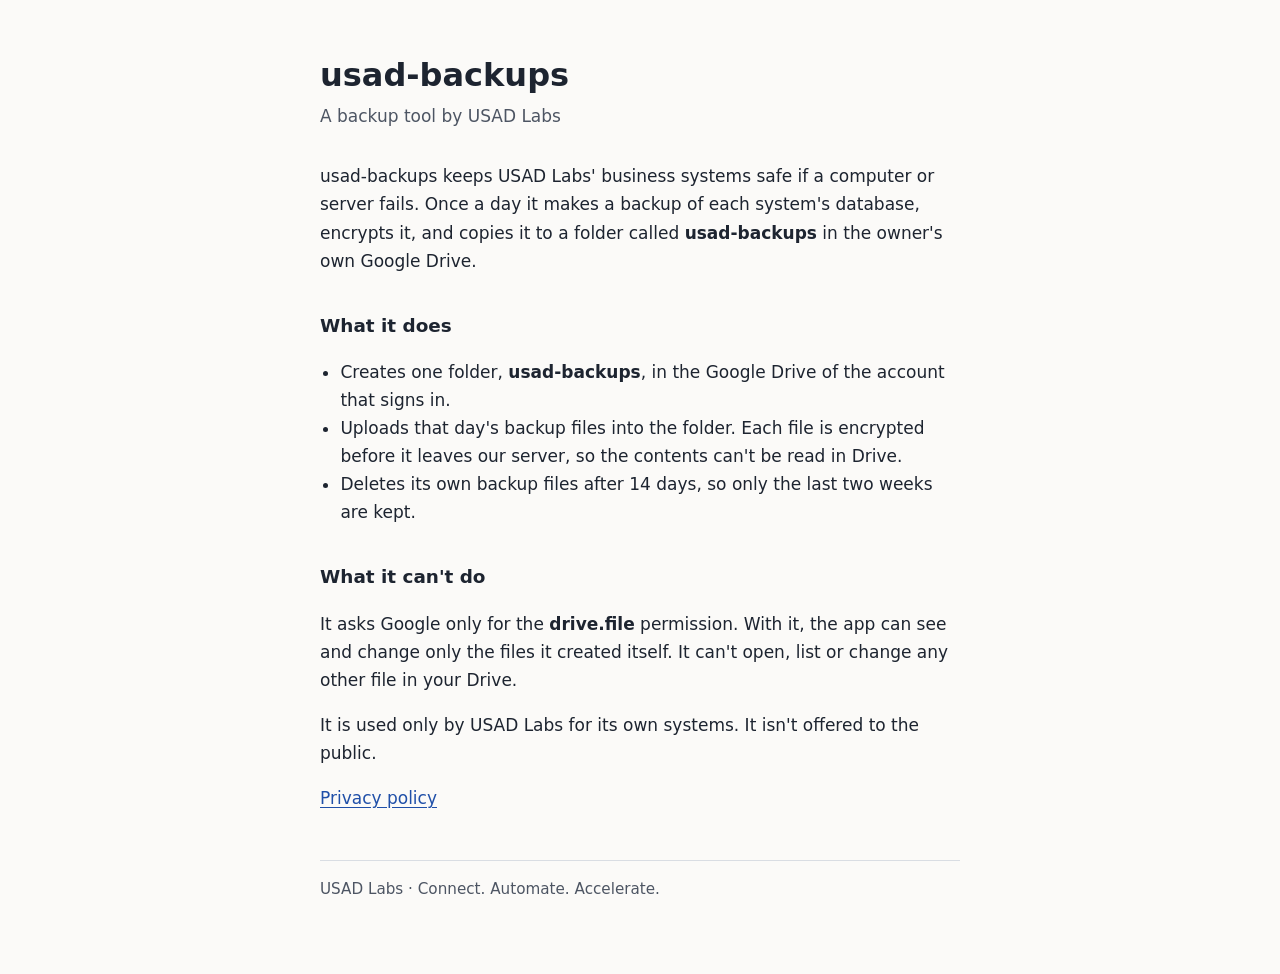
<file: index.html>
<!doctype html>
<html lang="en">
<head>
<meta charset="utf-8">
<meta name="viewport" content="width=device-width, initial-scale=1">
<title>usad-backups · USAD Labs</title>
<meta name="description" content="usad-backups copies encrypted daily backups of USAD Labs' business systems to the owner's Google Drive.">
<link rel="stylesheet" href="style.css">
</head>
<body>
<main>
  <h1>usad-backups</h1>
  <p class="meta">A backup tool by USAD Labs</p>

  <p>usad-backups keeps USAD Labs' business systems safe if a computer or server fails. Once a day it makes a backup of each system's database, encrypts it, and copies it to a folder called <b>usad-backups</b> in the owner's own Google Drive.</p>

  <h2>What it does</h2>
  <ul>
    <li>Creates one folder, <b>usad-backups</b>, in the Google Drive of the account that signs in.</li>
    <li>Uploads that day's backup files into the folder. Each file is encrypted before it leaves our server, so the contents can't be read in Drive.</li>
    <li>Deletes its own backup files after 14 days, so only the last two weeks are kept.</li>
  </ul>

  <h2>What it can't do</h2>
  <p>It asks Google only for the <b>drive.file</b> permission. With it, the app can see and change only the files it created itself. It can't open, list or change any other file in your Drive.</p>

  <p>It is used only by USAD Labs for its own systems. It isn't offered to the public.</p>

  <p><a href="privacy.html">Privacy policy</a></p>

  <footer>USAD Labs · Connect. Automate. Accelerate.</footer>
</main>
</body>
</html>
</file>
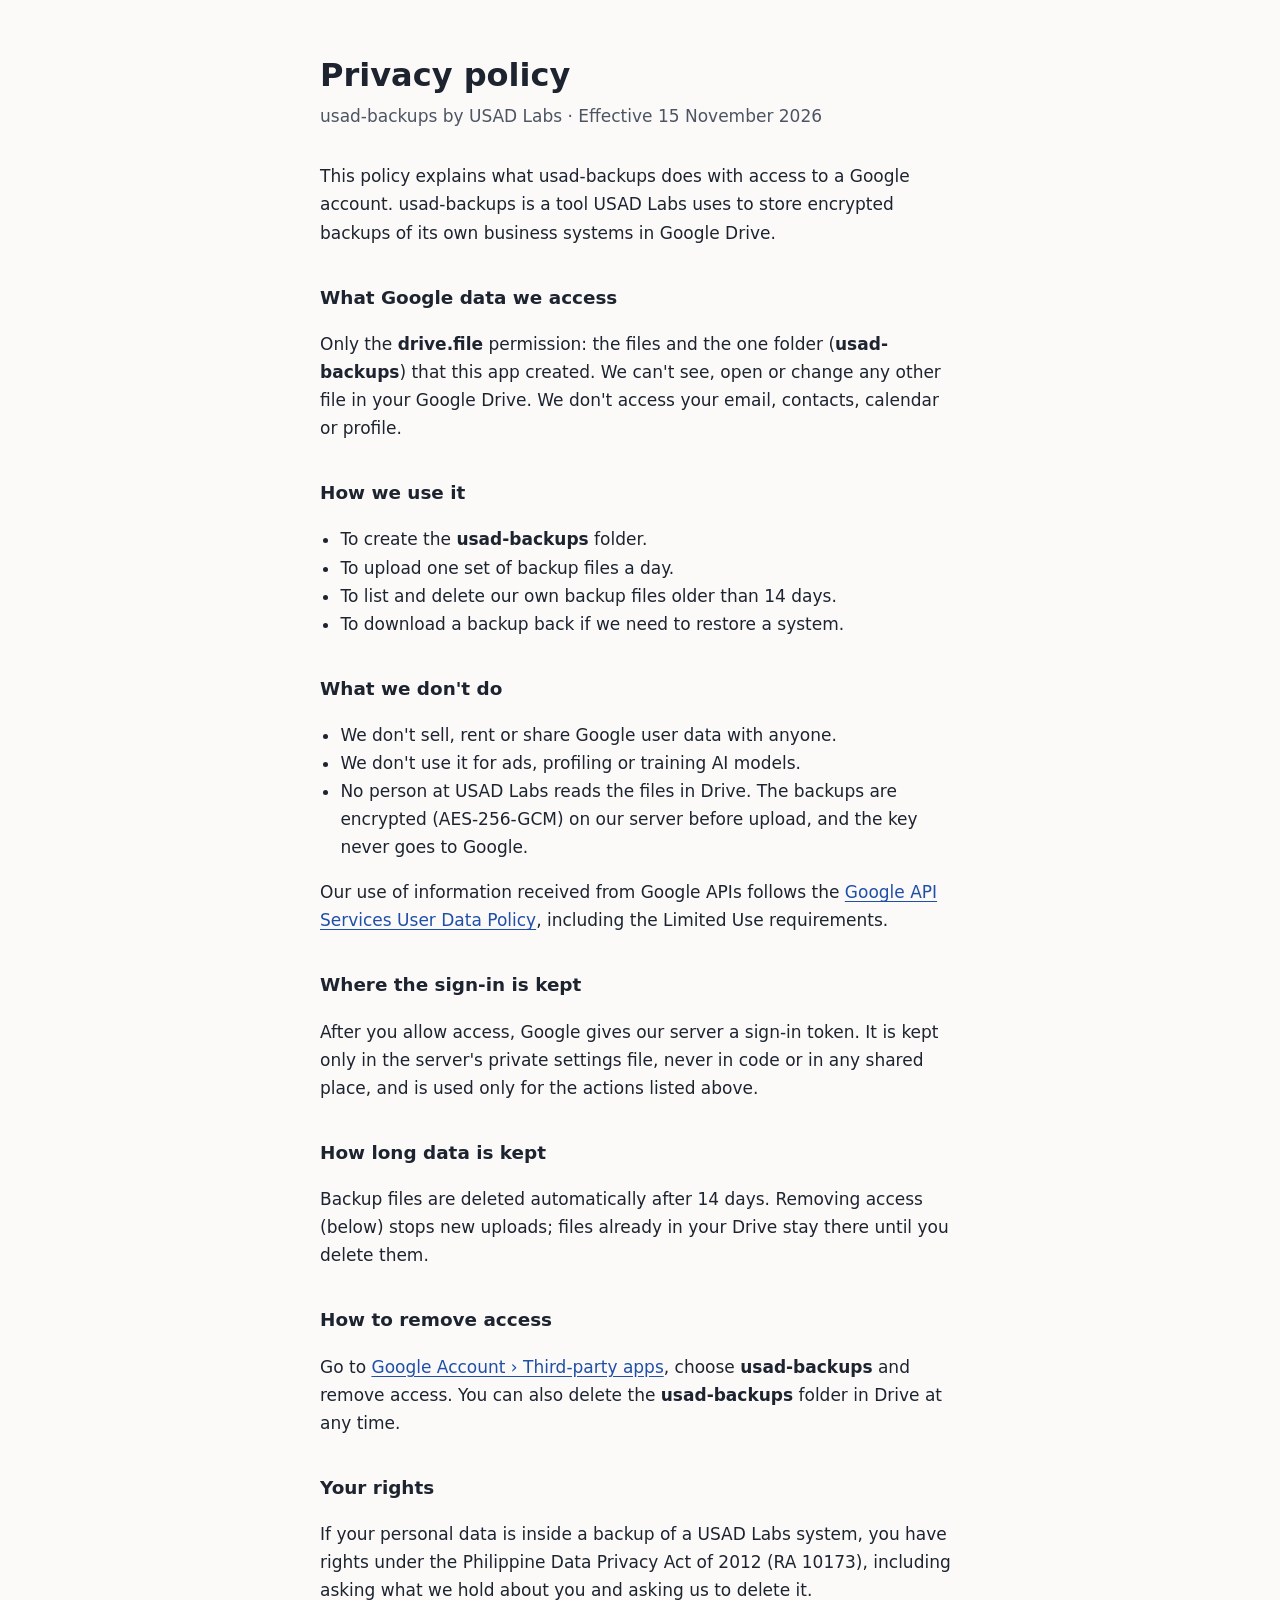
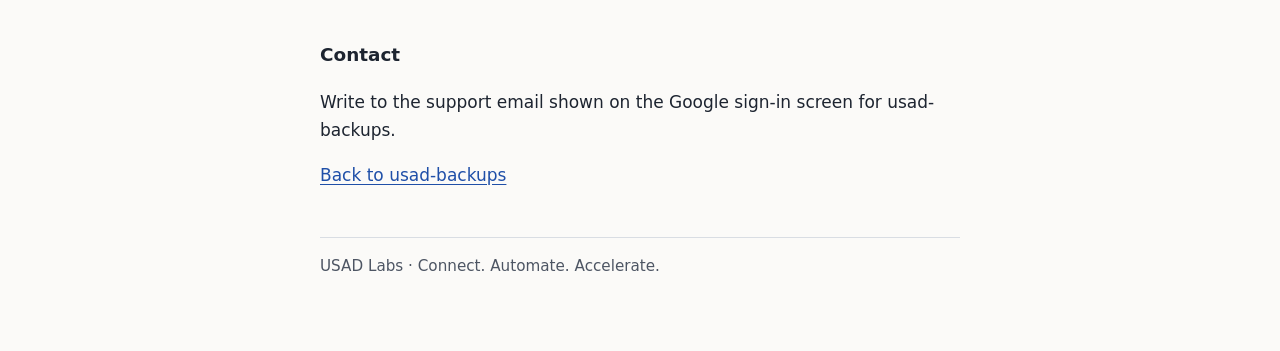
<file: privacy.html>
<!doctype html>
<html lang="en">
<head>
<meta charset="utf-8">
<meta name="viewport" content="width=device-width, initial-scale=1">
<title>Privacy policy · usad-backups</title>
<meta name="description" content="How usad-backups uses Google Drive access: only its own encrypted backup files.">
<link rel="stylesheet" href="style.css">
</head>
<body>
<main>
  <h1>Privacy policy</h1>
  <p class="meta">usad-backups by USAD Labs · Effective 15 November 2026</p>

  <p>This policy explains what usad-backups does with access to a Google account. usad-backups is a tool USAD Labs uses to store encrypted backups of its own business systems in Google Drive.</p>

  <h2>What Google data we access</h2>
  <p>Only the <b>drive.file</b> permission: the files and the one folder (<b>usad-backups</b>) that this app created. We can't see, open or change any other file in your Google Drive. We don't access your email, contacts, calendar or profile.</p>

  <h2>How we use it</h2>
  <ul>
    <li>To create the <b>usad-backups</b> folder.</li>
    <li>To upload one set of backup files a day.</li>
    <li>To list and delete our own backup files older than 14 days.</li>
    <li>To download a backup back if we need to restore a system.</li>
  </ul>

  <h2>What we don't do</h2>
  <ul>
    <li>We don't sell, rent or share Google user data with anyone.</li>
    <li>We don't use it for ads, profiling or training AI models.</li>
    <li>No person at USAD Labs reads the files in Drive. The backups are encrypted (AES-256-GCM) on our server before upload, and the key never goes to Google.</li>
  </ul>
  <p>Our use of information received from Google APIs follows the <a href="https://developers.google.com/terms/api-services-user-data-policy">Google API Services User Data Policy</a>, including the Limited Use requirements.</p>

  <h2>Where the sign-in is kept</h2>
  <p>After you allow access, Google gives our server a sign-in token. It is kept only in the server's private settings file, never in code or in any shared place, and is used only for the actions listed above.</p>

  <h2>How long data is kept</h2>
  <p>Backup files are deleted automatically after 14 days. Removing access (below) stops new uploads; files already in your Drive stay there until you delete them.</p>

  <h2>How to remove access</h2>
  <p>Go to <a href="https://myaccount.google.com/permissions">Google Account › Third-party apps</a>, choose <b>usad-backups</b> and remove access. You can also delete the <b>usad-backups</b> folder in Drive at any time.</p>

  <h2>Your rights</h2>
  <p>If your personal data is inside a backup of a USAD Labs system, you have rights under the Philippine Data Privacy Act of 2012 (RA 10173), including asking what we hold about you and asking us to delete it.</p>

  <h2>Contact</h2>
  <p>Write to the support email shown on the Google sign-in screen for usad-backups.</p>

  <p><a href="index.html">Back to usad-backups</a></p>
  <footer>USAD Labs · Connect. Automate. Accelerate.</footer>
</main>
</body>
</html>
</file>
<file: style.css>
:root{--bg:#fbfaf8;--ink:#1d2430;--muted:#4d5563;--line:#d9dde3;--link:#1f4fa8}
@media (prefers-color-scheme:dark){:root{--bg:#14171c;--ink:#e8eaee;--muted:#a9b0bb;--line:#2c323b;--link:#8fb2ff}}
*{box-sizing:border-box}
body{margin:0;background:var(--bg);color:var(--ink);font:17px/1.65 system-ui,-apple-system,"Segoe UI",Roboto,sans-serif}
main{max-width:680px;margin:0 auto;padding:56px 20px 72px}
h1{font-size:2rem;line-height:1.2;margin:0 0 8px}
h2{font-size:1.15rem;margin:36px 0 8px}
p,li{color:var(--ink)}
.meta{color:var(--muted);margin:0 0 32px}
ul{padding-left:1.2em}
a{color:var(--link);text-underline-offset:3px}
a:focus-visible{outline:3px solid var(--link);outline-offset:2px;border-radius:2px}
footer{margin-top:48px;padding-top:16px;border-top:1px solid var(--line);color:var(--muted);font-size:.95rem}
</file>
